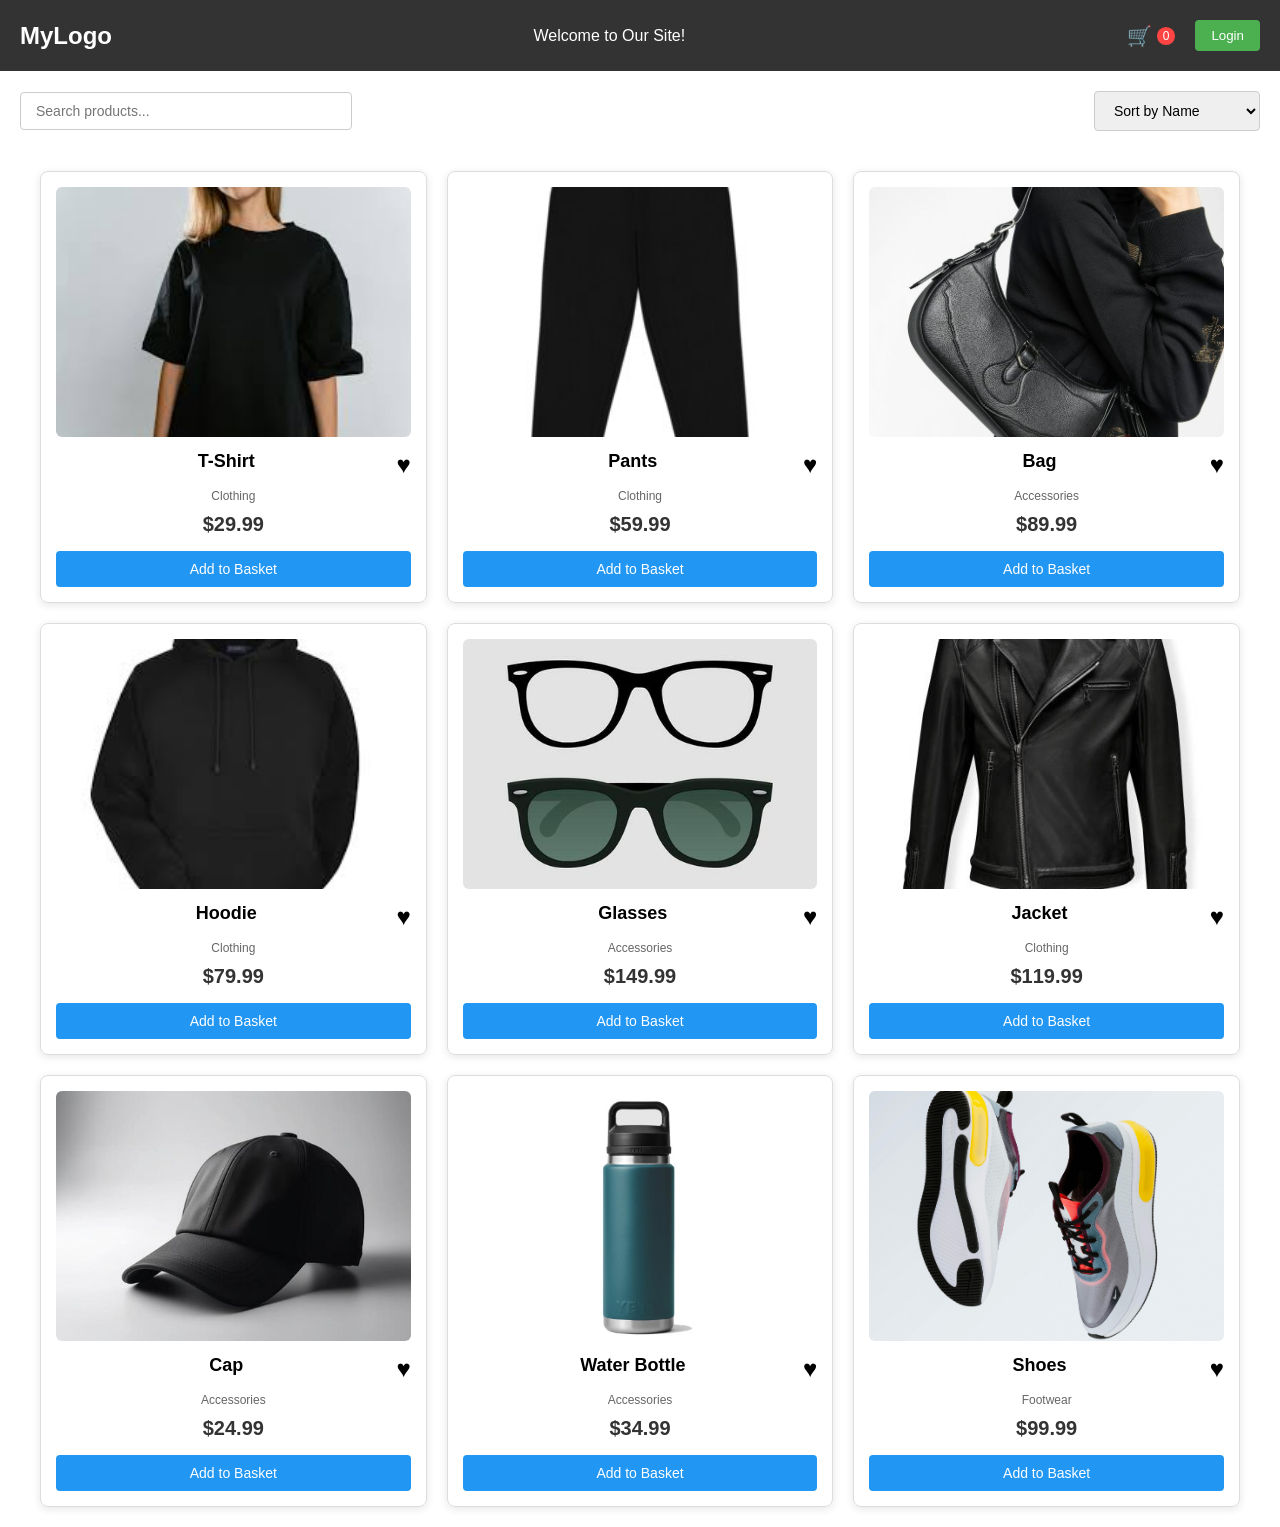
<file: index.html>
<!DOCTYPE html>
<html lang="en">

<head>
    <meta charset="UTF-8">
    <meta name="viewport" content="width=device-width, initial-scale=1.0">
    <title>My Website</title>
    <link rel="stylesheet" href="index.css">
</head>

<body>
    <nav class="navbar">
        <div class="logo">MyLogo</div>
        <div class="welcome">Welcome to Our Site!</div>
        <div class="right-section">
            <div class="basket-icon-wrapper">
                <div class="cart-icon">🛒 <span id="basketCount" class="basket-badge">0</span></div>
                <div id="basketContainer" class="basket-container"></div>
            </div>
            <div id="userInfo" class="user-info" style="display: none;">
                <span id="userName"></span>
                <button id="logoutBtn" class="logout-btn">Logout</button>
            </div>
            <button class="login-btn" id="loginBtnNav">Login</button>
        </div>
    </nav>

    <div class="search-sort-container">
        <div class="search-bar">
            <input type="text" id="searchInput" placeholder="Search products...">
        </div>
        <div class="sort-by">
            <select id="sortSelect">
                <option value="name">Sort by Name</option>
                <option value="price-low">Price: Low to High</option>
                <option value="price-high">Price: High to Low</option>
                <option value="category">Sort by Category</option>
            </select>
        </div>
    </div>



    <div class="products-container" id="productsContainer">
        <!-- Fallback content in case JavaScript fails -->
        
    </div>

    <script>
        // Simple test to see if JavaScript is working
        console.log('HTML script tag working');
        document.addEventListener('DOMContentLoaded', function() {
            console.log('DOM loaded');
        });
    </script>
    <script src="index.js"></script>
</body>

</html>
</file>
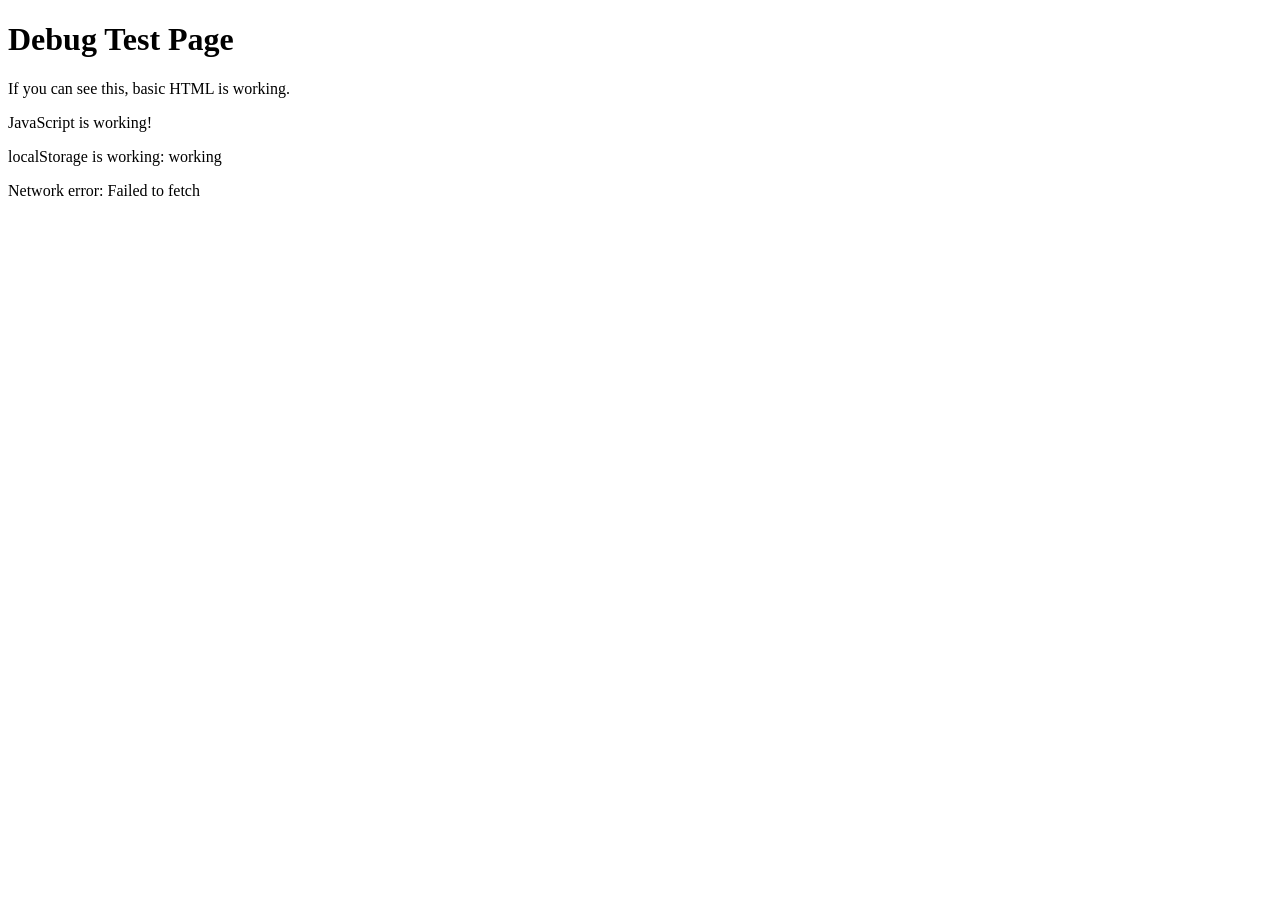
<file: debug.html>
<!DOCTYPE html>
<html lang="en">
<head>
    <meta charset="UTF-8">
    <meta name="viewport" content="width=device-width, initial-scale=1.0">
    <title>Debug Test</title>
</head>
<body>
    <h1>Debug Test Page</h1>
    <p>If you can see this, basic HTML is working.</p>

    <div id="test-output"></div>

    <script>
        const output = document.getElementById('test-output');
        output.innerHTML = '<p>JavaScript is working!</p>';

        // Test localStorage
        try {
            localStorage.setItem('test', 'working');
            const testValue = localStorage.getItem('test');
            output.innerHTML += '<p>localStorage is working: ' + testValue + '</p>';
        } catch (e) {
            output.innerHTML += '<p>localStorage error: ' + e.message + '</p>';
        }

        // Test fetch (for images)
        fetch('https://images.unsplash.com/photo-1521572163474-6864f9cf17ab?w=100&h=100&fit=crop')
            .then(response => {
                if (response.ok) {
                    output.innerHTML += '<p>Image URLs are accessible</p>';
                } else {
                    output.innerHTML += '<p>Image URLs might not be accessible</p>';
                }
            })
            .catch(error => {
                output.innerHTML += '<p>Network error: ' + error.message + '</p>';
            });
    </script>
</body>
</html>
</file>
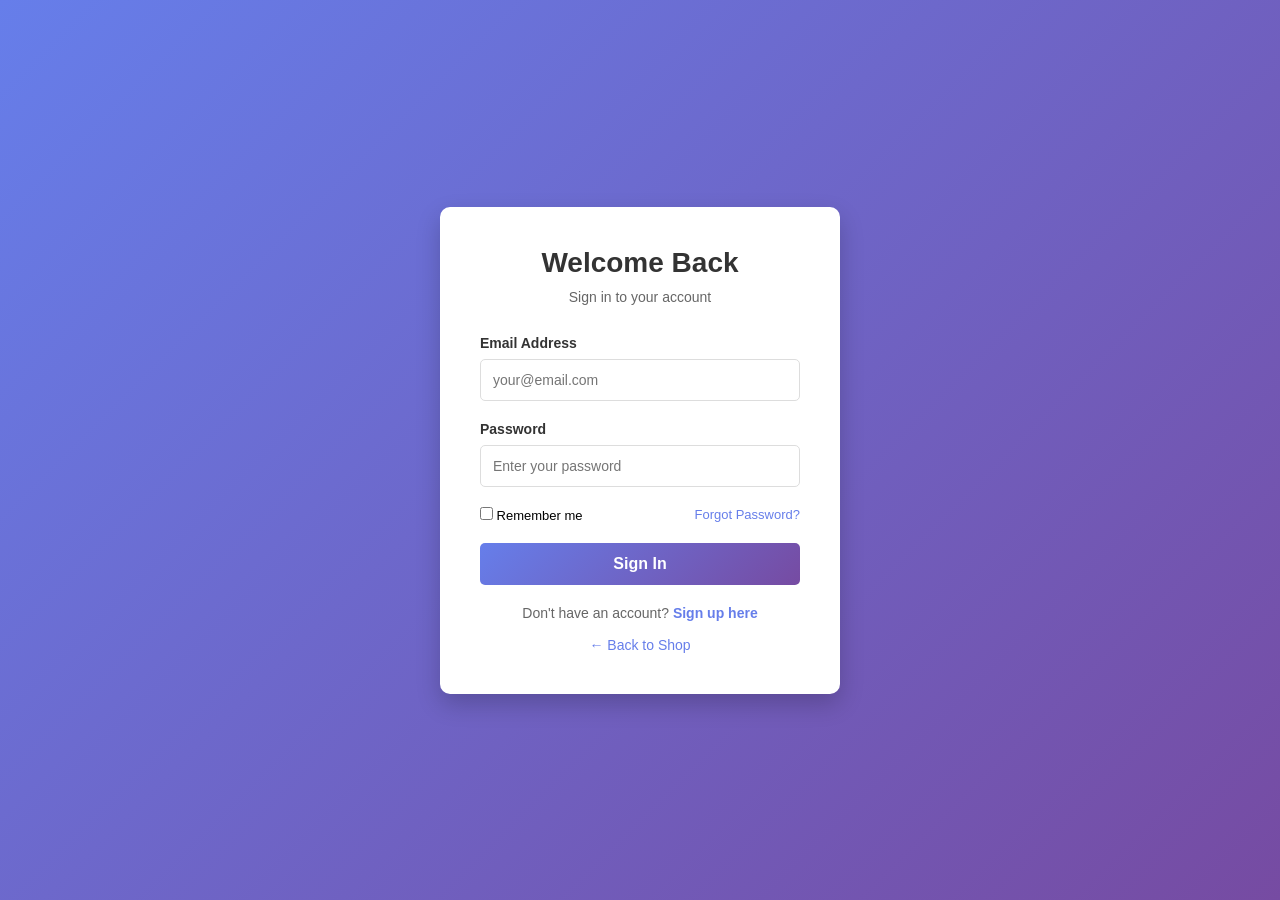
<file: login.html>
<!DOCTYPE html>
<html lang="en">
<head>
    <meta charset="UTF-8">
    <meta name="viewport" content="width=device-width, initial-scale=1.0">
    <title>Login</title>
    <link rel="stylesheet" href="login.css">
</head>
<body>
    <div class="login-container">
        <div class="login-header">
            <h1>Welcome Back</h1>
            <p>Sign in to your account</p>
        </div>

        <div class="success-message" id="successMessage">Login successful! Redirecting...</div>

        <form id="loginForm">
            <div class="form-group">
                <label for="email">Email Address</label>
                <input 
                    type="email" 
                    id="email" 
                    name="email" 
                    placeholder="your@email.com" 
                    required
                >
                <div class="error-message" id="emailError"></div>
            </div>

            <div class="form-group">
                <label for="password">Password</label>
                <input 
                    type="password" 
                    id="password" 
                    name="password" 
                    placeholder="Enter your password" 
                    required
                >
                <div class="error-message" id="passwordError"></div>
            </div>

            <div class="remember-forgot">
                <label>
                    <input type="checkbox" name="remember"> Remember me
                </label>
                <a href="#forgot">Forgot Password?</a>
            </div>

            <button type="submit" class="login-btn">Sign In</button>
        </form>

        <div class="signup-link">
            Don't have an account? <a href="signup.html">Sign up here</a>
        </div>

        <div class="back-to-shop">
            <a href="index.html">← Back to Shop</a>
        </div>
    </div>
    <script src="login.js"></script>
    
</body>
</html>
</file>
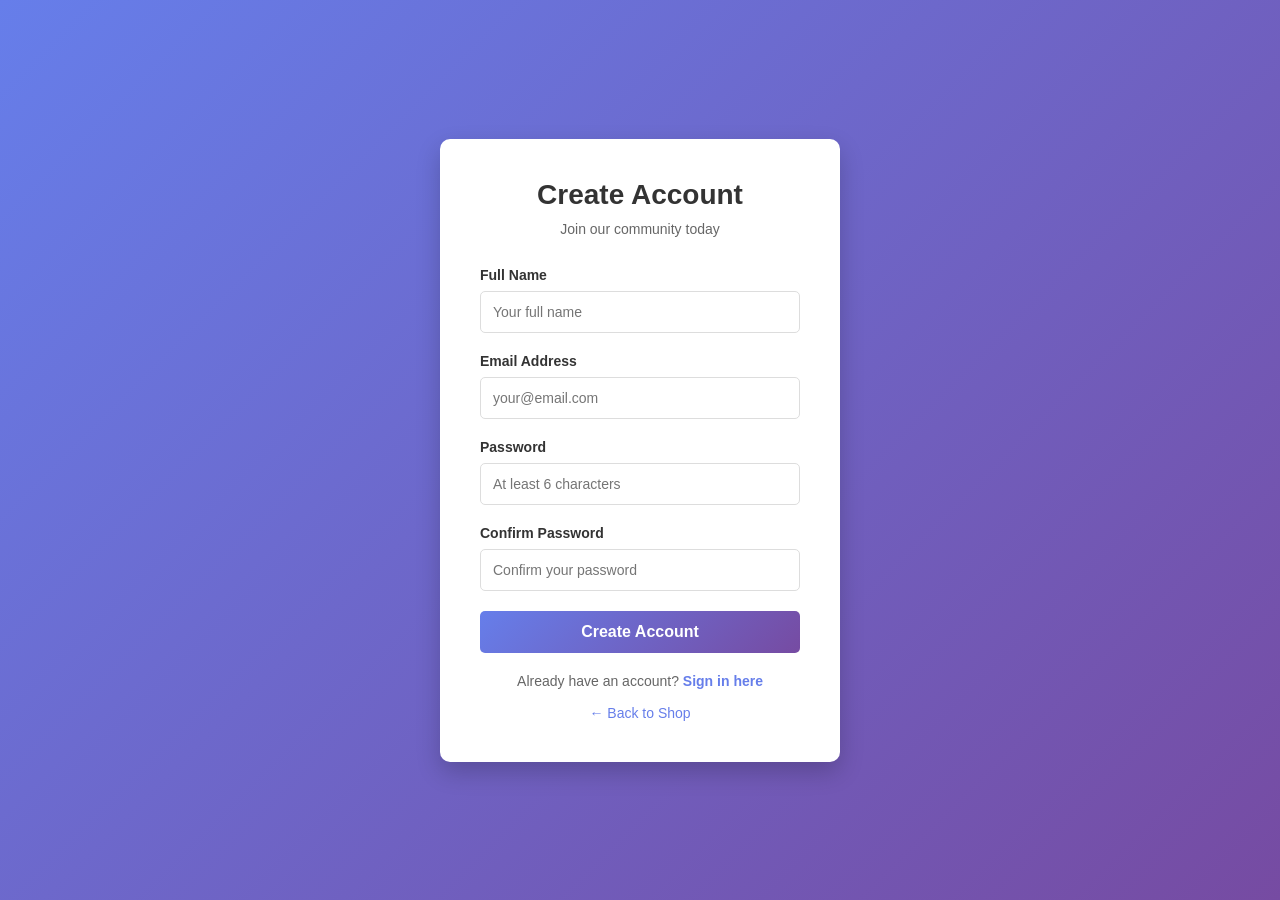
<file: signup.html>
<!DOCTYPE html>
<html lang="en">
<head>
    <meta charset="UTF-8">
    <meta name="viewport" content="width=device-width, initial-scale=1.0">
    <title>Sign Up</title>
    <link rel="stylesheet" href="signup.css">
</head>
<body>
    <div class="signup-container">
        <div class="signup-header">
            <h1>Create Account</h1>
            <p>Join our community today</p>
        </div>

        <div class="success-message" id="successMessage">Account created! Redirecting to login...</div>

        <form id="signupForm">
            <div class="form-group">
                <label for="fullname">Full Name</label>
                <input 
                    type="text" 
                    id="fullname" 
                    name="fullname" 
                    placeholder="Your full name" 
                    required
                >
                <div class="error-message" id="fullnameError"></div>
            </div>

            <div class="form-group">
                <label for="email">Email Address</label>
                <input 
                    type="email" 
                    id="email" 
                    name="email" 
                    placeholder="your@email.com" 
                    required
                >
                <div class="error-message" id="emailError"></div>
            </div>

            <div class="form-group">
                <label for="password">Password</label>
                <input 
                    type="password" 
                    id="password" 
                    name="password" 
                    placeholder="At least 6 characters" 
                    required
                >
                <div class="error-message" id="passwordError"></div>
            </div>

            <div class="form-group">
                <label for="confirmPassword">Confirm Password</label>
                <input 
                    type="password" 
                    id="confirmPassword" 
                    name="confirmPassword" 
                    placeholder="Confirm your password" 
                    required
                >
                <div class="error-message" id="confirmPasswordError"></div>
            </div>

            <button type="submit" class="signup-btn">Create Account</button>
        </form>

        <div class="login-link">
            Already have an account? <a href="login.html">Sign in here</a>
        </div>

        <div class="back-to-shop">
            <a href="index.html">← Back to Shop</a>
        </div>
    </div>

    <script src="signup.js"></script>
</body>
</html>
</file>
<file: index.css>
body {
    margin: 0;
    font-family: Arial, sans-serif;
}

.navbar {
    display: flex;
    justify-content: space-between;
    align-items: center;
    background-color: #333;
    color: white;
    padding: 20px 20px;
}

.logo {
    font-size: 24px;
    font-weight: bold;
}

.welcome {
    flex-grow: 1;
    text-align: center;
}

.right-section {
    display: flex;
    align-items: center;
}

.cart-icon,
.login-btn {
    margin-left: 20px;
    cursor: pointer;
}

.cart-icon {
    font-size: 20px;
    position: relative;
    display: flex;
    align-items: center;
}

.basket-badge {
    background-color: #ff4444;
    color: white;
    border-radius: 50%;
    padding: 2px 6px;
    font-size: 12px;
    margin-left: 5px;
}

.login-btn {
    background-color: #4CAF50;
    color: white;
    border: none;
    padding: 8px 16px;
    border-radius: 4px;
}

.user-info {
    display: flex;
    align-items: center;
    gap: 15px;
    margin-left: 20px;
}

.user-info span {
    color: white;
    font-size: 14px;
}

.logout-btn {
    background-color: #f44336;
    color: white;
    border: none;
    padding: 8px 16px;
    border-radius: 4px;
    cursor: pointer;
    transition: background-color 0.2s;
}

.logout-btn:hover {
    background-color: #da190b;
}

.search-sort-container {
    display: flex;
    justify-content: space-between;
    align-items: center;
    padding: 20px;
    gap: 20px;
}

.search-bar input {
    padding: 10px 15px;
    width: 300px;
    border: 1px solid #ccc;
    border-radius: 4px;
    font-size: 14px;
}

.sort-by select {
    padding: 10px 15px;
    border: 1px solid #ccc;
    border-radius: 4px;
    font-size: 14px;
    cursor: pointer;
}

.basket-icon-wrapper {
    position: relative;
}

.basket-container {
    position: fixed;
    right: 20px;
    top: 80px;
    width: 400px;
    background: white;
    border: 1px solid #ddd;
    border-radius: 8px;
    box-shadow: 0 4px 12px rgba(0, 0, 0, 0.15);
    max-height: 600px;
    overflow-y: auto;
    display: none;
    z-index: 1000;
    padding: 20px;
}

.basket-container.show {
    display: block;
}

.basket-items h3 {
    margin-top: 0;
    border-bottom: 1px solid #ddd;
    padding-bottom: 10px;
}

.basket-item {
    display: flex;
    gap: 10px;
    padding: 10px 0;
    border-bottom: 1px solid #eee;
    align-items: center;
}

.basket-item-image {
    width: 50px;
    height: 50px;
    object-fit: cover;
    border-radius: 4px;
}

.basket-item-details {
    flex: 1;
    min-width: 0;
    overflow: hidden;
}

.basket-item-name {
    font-weight: bold;
    font-size: 14px;
    color: #333;
    word-wrap: break-word;
    overflow-wrap: break-word;
}

.basket-item-price {
    color: #666;
    font-size: 12px;
}

.quantity-controls {
    display: flex;
    align-items: center;
    gap: 8px;
    margin: 0 10px;
}

.qty-btn {
    background-color: #ddd;
    color: #333;
    border: none;
    width: 24px;
    height: 24px;
    border-radius: 3px;
    cursor: pointer;
    font-size: 14px;
    font-weight: bold;
    transition: background-color 0.2s;
}

.qty-btn:hover {
    background-color: #bbb;
}

.qty-btn:disabled {
    background-color: #eee;
    cursor: not-allowed;
    color: #ccc;
}

.qty-display {
    min-width: 20px;
    text-align: center;
    font-weight: bold;
    font-size: 14px;
}

.remove-btn {
    background-color: #ff4444;
    color: white;
    border: none;
    padding: 5px 10px;
    border-radius: 3px;
    cursor: pointer;
    font-size: 12px;
}

.remove-btn:hover {
    background-color: #cc0000;
}

.basket-total {
    font-size: 16px;
    font-weight: bold;
    padding-top: 10px;
    border-top: 2px solid #ddd;
    margin: 10px 0;
}

.checkout-btn {
    width: 100%;
    background-color: #4CAF50;
    color: white;
    border: none;
    padding: 10px;
    border-radius: 4px;
    cursor: pointer;
    font-size: 14px;
    font-weight: bold;
}

.checkout-btn:hover {
    background-color: #45a049;
}

.empty-basket {
    text-align: center;
    color: #999;
    padding: 20px;
}

.notification {
    position: fixed;
    top: 20px;
    right: 20px;
    background-color: #4CAF50;
    color: white;
    padding: 15px 20px;
    border-radius: 4px;
    box-shadow: 0 2px 8px rgba(0, 0, 0, 0.2);
    opacity: 0;
    transition: opacity 0.3s;
    z-index: 2000;
}

.notification.show {
    opacity: 1;
}

.products-container {
    display: grid;
    grid-template-columns: repeat(3, 1fr);
    gap: 20px;
    padding: 20px;
    max-width: 1200px;
    margin: 0 auto;
}

.product-card {
    border: 1px solid #ddd;
    border-radius: 8px;
    padding: 15px;
    text-align: center;
    box-shadow: 0 2px 8px rgba(0, 0, 0, 0.1);
    transition: transform 0.2s;
}

.product-card:hover {
    transform: translateY(-5px);
    box-shadow: 0 4px 12px rgba(0, 0, 0, 0.15);
}

.product-image {
    width: 100%;
    height: 250px;
    object-fit: cover;
    border-radius: 6px;
    margin-bottom: 10px;
}

.product-header {
    display: flex;
    justify-content: space-between;
    align-items: flex-start;
    margin-bottom: 10px;
}

.product-name {
    font-size: 18px;
    font-weight: bold;
    flex: 1;
}

.heart-icon {
    font-size: 24px;
    cursor: pointer;
    transition: color 0.2s;
}

.heart-icon.liked {
    color: red;
}

.product-category {
    font-size: 12px;
    color: #666;
    margin-bottom: 10px;
}

.product-price {
    font-size: 20px;
    font-weight: bold;
    color: #333;
    margin-bottom: 15px;
}

.add-to-basket-btn {
    background-color: #2196F3;
    color: white;
    border: none;
    padding: 10px 20px;
    border-radius: 4px;
    cursor: pointer;
    font-size: 14px;
    transition: background-color 0.2s;
    width: 100%;
}

.add-to-basket-btn:hover {
    background-color: #0b7dda;
}
</file>
<file: login.css>
* {
    margin: 0;
    padding: 0;
    box-sizing: border-box;
}

body {
    font-family: Arial, sans-serif;
    background: linear-gradient(135deg, #667eea 0%, #764ba2 100%);
    min-height: 100vh;
    display: flex;
    justify-content: center;
    align-items: center;
}

.login-container {
    background: white;
    padding: 40px;
    border-radius: 10px;
    box-shadow: 0 10px 25px rgba(0, 0, 0, 0.2);
    width: 100%;
    max-width: 400px;
}

.login-header {
    text-align: center;
    margin-bottom: 30px;
}

.login-header h1 {
    color: #333;
    font-size: 28px;
    margin-bottom: 10px;
}

.login-header p {
    color: #666;
    font-size: 14px;
}

.form-group {
    margin-bottom: 20px;
}

.form-group label {
    display: block;
    margin-bottom: 8px;
    color: #333;
    font-weight: bold;
    font-size: 14px;
}

.form-group input {
    width: 100%;
    padding: 12px;
    border: 1px solid #ddd;
    border-radius: 5px;
    font-size: 14px;
    transition: border-color 0.3s;
}

.form-group input:focus {
    outline: none;
    border-color: #667eea;
    box-shadow: 0 0 5px rgba(102, 126, 234, 0.1);
}

.remember-forgot {
    display: flex;
    justify-content: space-between;
    align-items: center;
    margin-bottom: 20px;
    font-size: 13px;
}

.remember-forgot input {
    width: auto;
}

.remember-forgot a {
    color: #667eea;
    text-decoration: none;
}

.remember-forgot a:hover {
    text-decoration: underline;
}

.login-btn {
    width: 100%;
    padding: 12px;
    background: linear-gradient(135deg, #667eea 0%, #764ba2 100%);
    color: white;
    border: none;
    border-radius: 5px;
    font-size: 16px;
    font-weight: bold;
    cursor: pointer;
    transition: transform 0.2s;
}

.login-btn:hover {
    transform: translateY(-2px);
    box-shadow: 0 5px 15px rgba(102, 126, 234, 0.4);
}

.signup-link {
    text-align: center;
    margin-top: 20px;
    font-size: 14px;
    color: #666;
}

.signup-link a {
    color: #667eea;
    text-decoration: none;
    font-weight: bold;
}

.signup-link a:hover {
    text-decoration: underline;
}

.back-to-shop {
    text-align: center;
    margin-top: 15px;
}

.back-to-shop a {
    color: #667eea;
    text-decoration: none;
    font-size: 14px;
}

.back-to-shop a:hover {
    text-decoration: underline;
}

.error-message {
    color: #d32f2f;
    font-size: 13px;
    margin-top: 5px;
    display: none;
}

.success-message {
    color: #4CAF50;
    font-size: 13px;
    margin-bottom: 15px;
    display: none;
    text-align: center;
    padding: 10px;
    background-color: #f1f8f4;
    border-radius: 5px;
}
</file>
<file: signup.css>
* {
    margin: 0;
    padding: 0;
    box-sizing: border-box;
}

body {
    font-family: Arial, sans-serif;
    background: linear-gradient(135deg, #667eea 0%, #764ba2 100%);
    min-height: 100vh;
    display: flex;
    justify-content: center;
    align-items: center;
}

.signup-container {
    background: white;
    padding: 40px;
    border-radius: 10px;
    box-shadow: 0 10px 25px rgba(0, 0, 0, 0.2);
    width: 100%;
    max-width: 400px;
}

.signup-header {
    text-align: center;
    margin-bottom: 30px;
}

.signup-header h1 {
    color: #333;
    font-size: 28px;
    margin-bottom: 10px;
}

.signup-header p {
    color: #666;
    font-size: 14px;
}

.form-group {
    margin-bottom: 20px;
}

.form-group label {
    display: block;
    margin-bottom: 8px;
    color: #333;
    font-weight: bold;
    font-size: 14px;
}

.form-group input {
    width: 100%;
    padding: 12px;
    border: 1px solid #ddd;
    border-radius: 5px;
    font-size: 14px;
    transition: border-color 0.3s;
}

.form-group input:focus {
    outline: none;
    border-color: #667eea;
    box-shadow: 0 0 5px rgba(102, 126, 234, 0.1);
}

.signup-btn {
    width: 100%;
    padding: 12px;
    background: linear-gradient(135deg, #667eea 0%, #764ba2 100%);
    color: white;
    border: none;
    border-radius: 5px;
    font-size: 16px;
    font-weight: bold;
    cursor: pointer;
    transition: transform 0.2s;
}

.signup-btn:hover {
    transform: translateY(-2px);
    box-shadow: 0 5px 15px rgba(102, 126, 234, 0.4);
}

.login-link {
    text-align: center;
    margin-top: 20px;
    font-size: 14px;
    color: #666;
}

.login-link a {
    color: #667eea;
    text-decoration: none;
    font-weight: bold;
}

.login-link a:hover {
    text-decoration: underline;
}

.back-to-shop {
    text-align: center;
    margin-top: 15px;
}

.back-to-shop a {
    color: #667eea;
    text-decoration: none;
    font-size: 14px;
}

.back-to-shop a:hover {
    text-decoration: underline;
}

.error-message {
    color: #d32f2f;
    font-size: 13px;
    margin-top: 5px;
    display: none;
}

.success-message {
    color: #4CAF50;
    font-size: 13px;
    margin-bottom: 15px;
    display: none;
    text-align: center;
    padding: 10px;
    background-color: #f1f8f4;
    border-radius: 5px;
}
</file>
